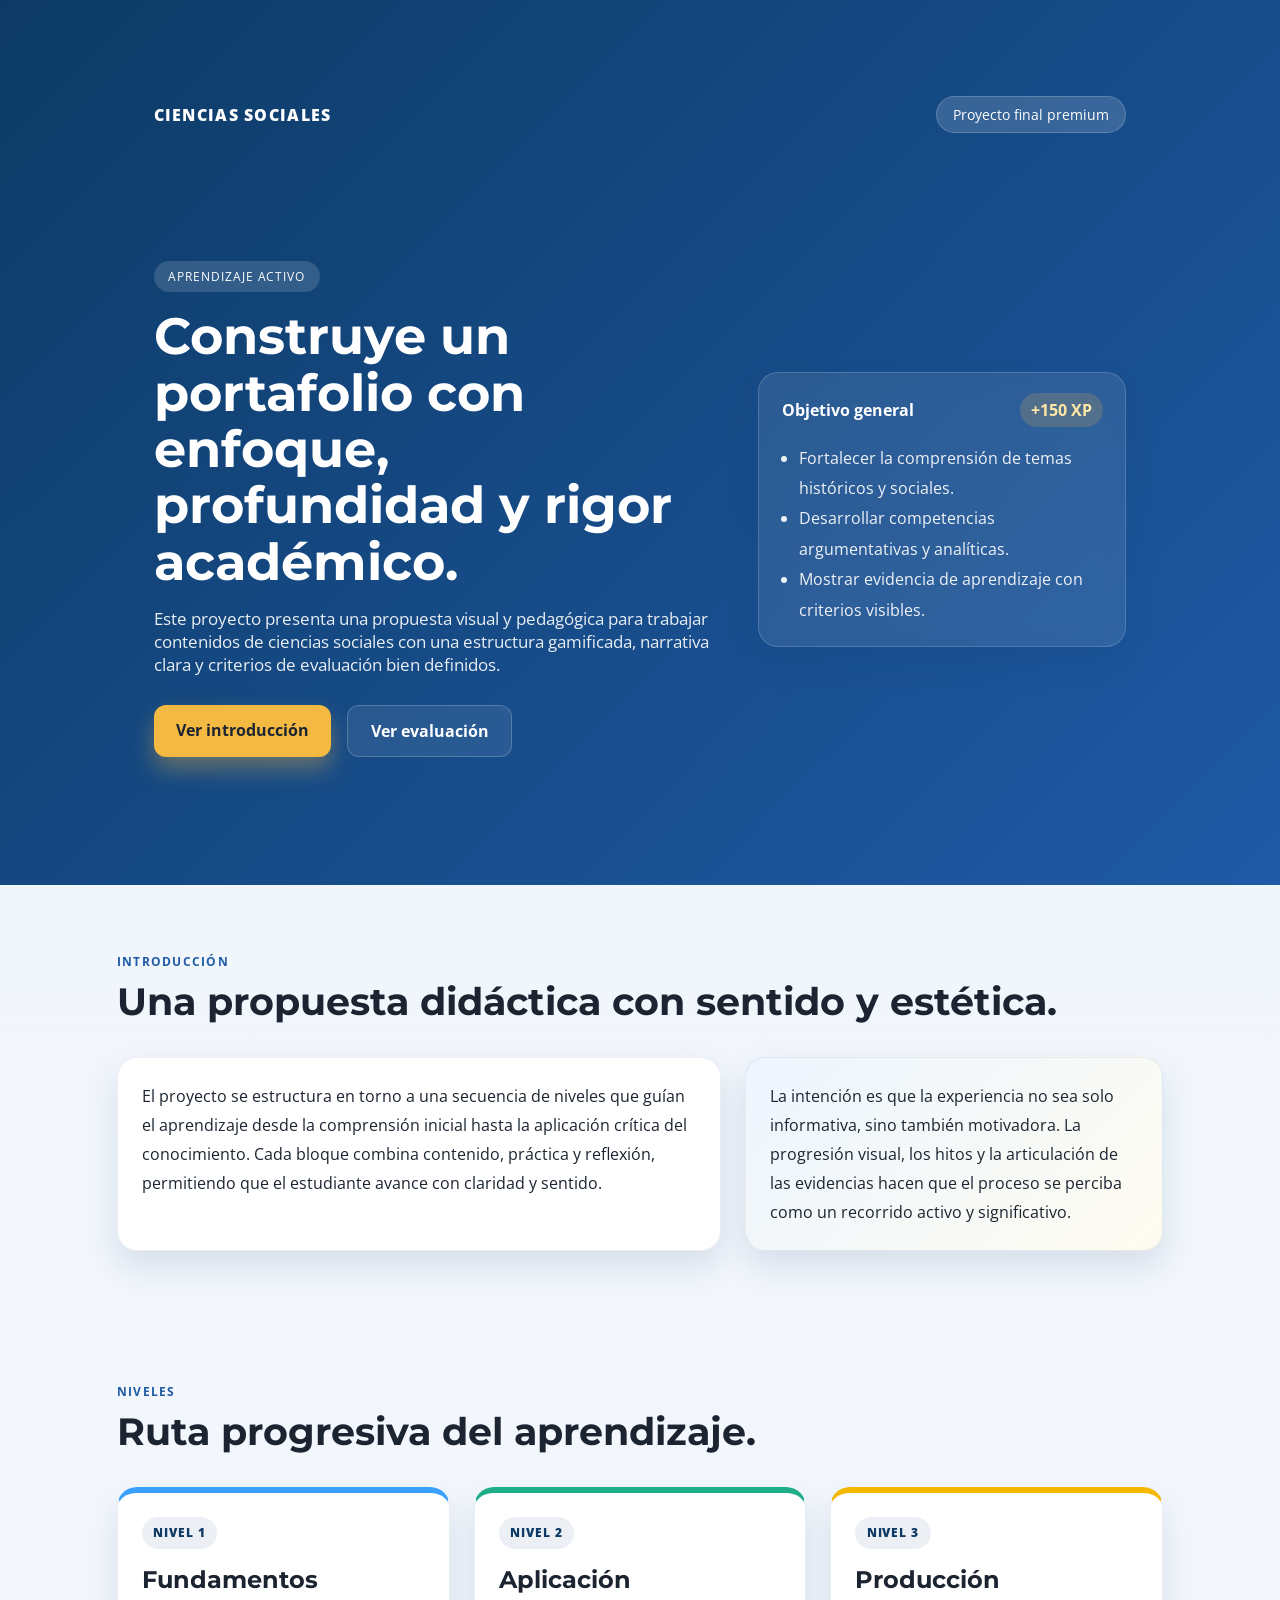
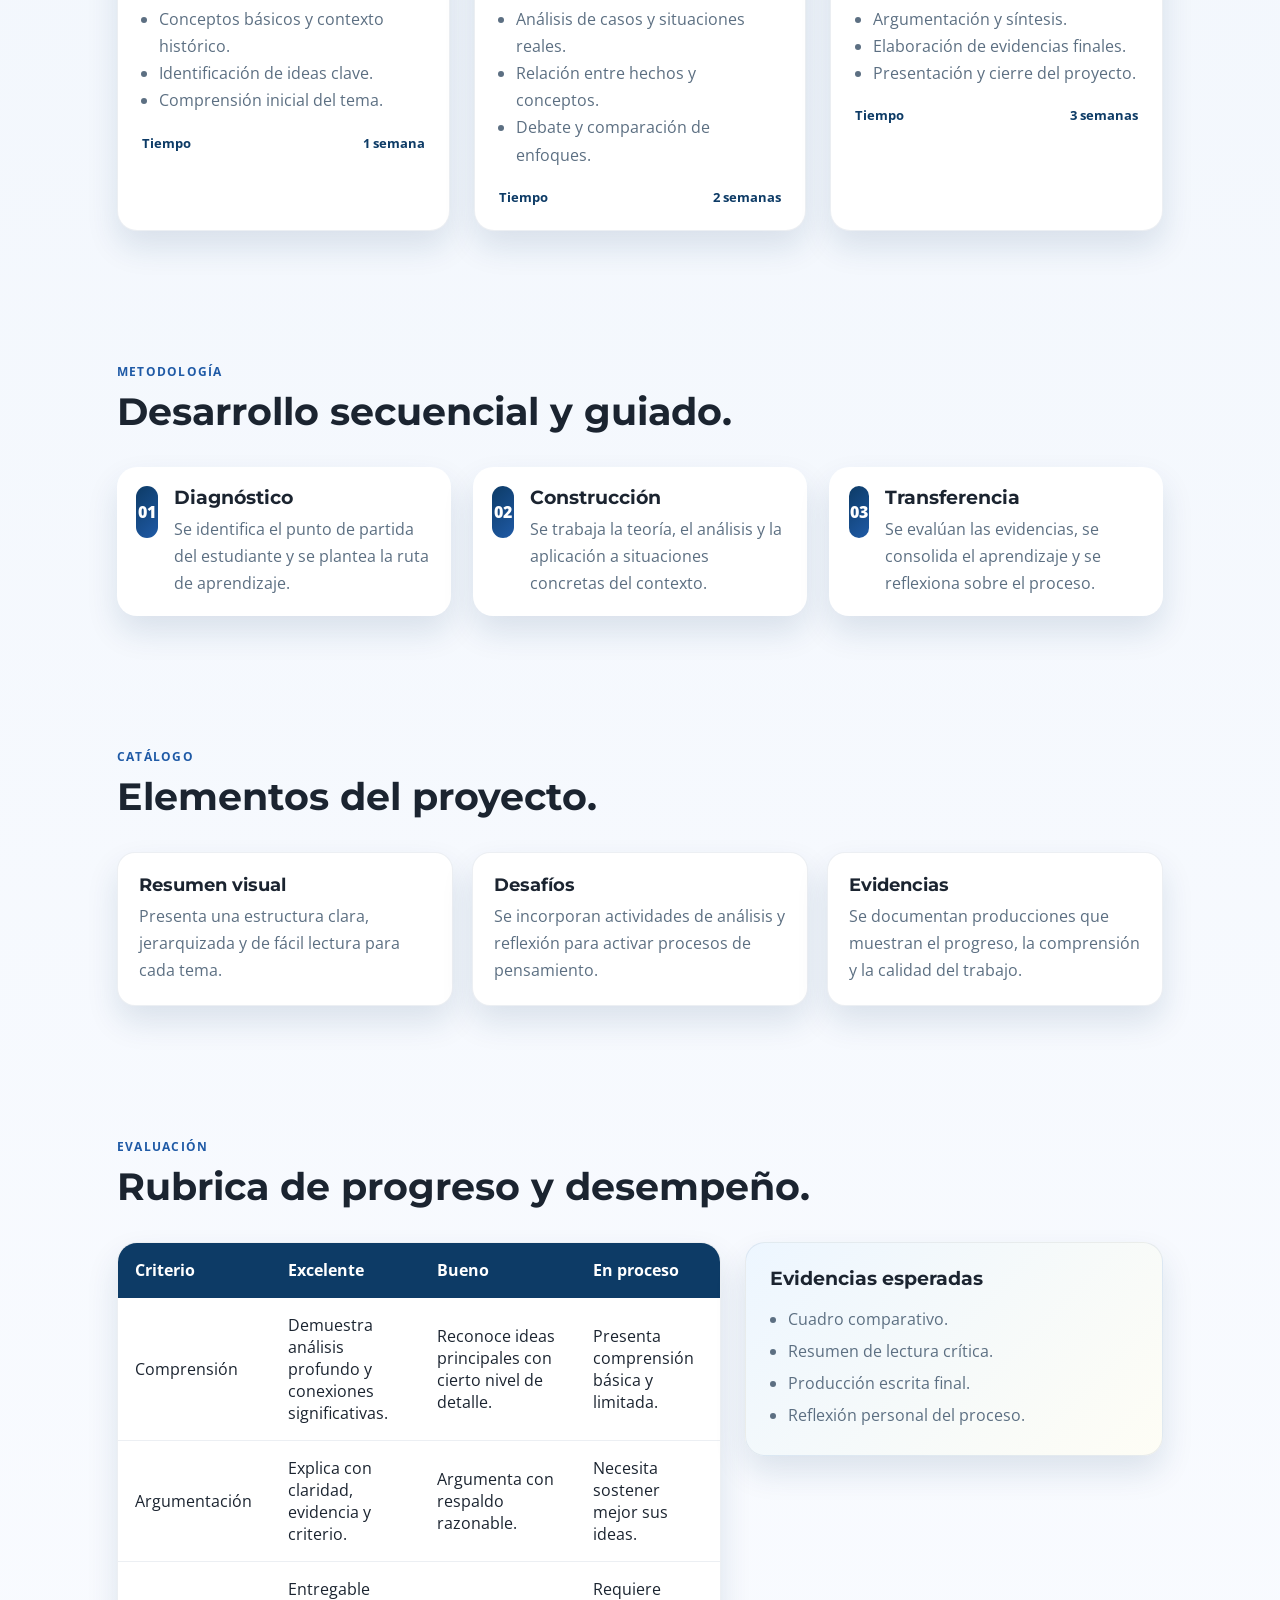
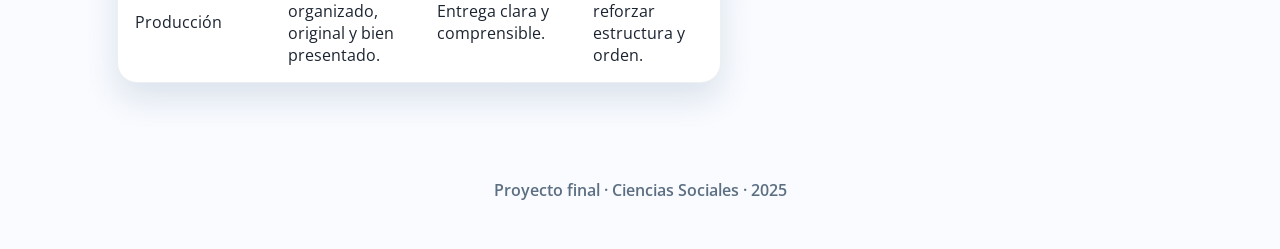
<file: docs/index.html>
<!DOCTYPE html>
<html lang="es">
  <head>
    <meta charset="UTF-8" />
    <meta name="viewport" content="width=device-width, initial-scale=1.0" />
    <title>Final Premium | Ciencias Sociales</title>
    <meta
      name="description"
      content="Portafolio premium para Ciencias Sociales con diseño institucional, niveles, evidencias y rúbrica de evaluación."
    />
    <link rel="preconnect" href="https://fonts.googleapis.com" />
    <link rel="preconnect" href="https://fonts.gstatic.com" crossorigin />
    <link
      href="https://fonts.googleapis.com/css2?family=Montserrat:wght@600;700;800&family=Open+Sans:wght@400;600;700&display=swap"
      rel="stylesheet"
    />
    <link rel="stylesheet" href="styles.css" />
  </head>
  <body>
    <header class="hero">
      <div class="topbar section">
        <div class="brand">Ciencias Sociales</div>
        <div class="badge">Proyecto final premium</div>
      </div>

      <div class="hero-content section">
        <div class="hero-copy">
          <span class="eyebrow">Aprendizaje activo</span>
          <h1>Construye un portafolio con enfoque, profundidad y rigor académico.</h1>
          <p>
            Este proyecto presenta una propuesta visual y pedagógica para trabajar
            contenidos de ciencias sociales con una estructura gamificada, narrativa
            clara y criterios de evaluación bien definidos.
          </p>

          <div class="cta-row">
            <a class="btn primary" href="#intro">Ver introducción</a>
            <a class="btn secondary" href="#evaluacion">Ver evaluación</a>
          </div>
        </div>

        <aside class="mission-card" aria-label="Resumen del proyecto">
          <div class="mission-header">
            <span>Objetivo general</span>
            <span class="xp">+150 XP</span>
          </div>
          <ul>
            <li>Fortalecer la comprensión de temas históricos y sociales.</li>
            <li>Desarrollar competencias argumentativas y analíticas.</li>
            <li>Mostrar evidencia de aprendizaje con criterios visibles.</li>
          </ul>
        </aside>
      </div>
    </header>

    <main>
      <section class="section" id="intro">
        <div class="section-title">
          <span class="mini">Introducción</span>
          <h2>Una propuesta didáctica con sentido y estética.</h2>
        </div>

        <div class="intro-grid">
          <div class="panel">
            <p>
              El proyecto se estructura en torno a una secuencia de niveles que guían
              el aprendizaje desde la comprensión inicial hasta la aplicación crítica
              del conocimiento. Cada bloque combina contenido, práctica y reflexión,
              permitiendo que el estudiante avance con claridad y sentido.
            </p>
          </div>

          <div class="panel highlight">
            <p>
              La intención es que la experiencia no sea solo informativa, sino también
              motivadora. La progresión visual, los hitos y la articulación de las
              evidencias hacen que el proceso se perciba como un recorrido activo y
              significativo.
            </p>
          </div>
        </div>
      </section>

      <section class="section" id="niveles">
        <div class="section-title">
          <span class="mini">Niveles</span>
          <h2>Ruta progresiva del aprendizaje.</h2>
        </div>

        <div class="levels">
          <article class="level level-1">
            <span class="level-badge">Nivel 1</span>
            <h3>Fundamentos</h3>
            <ul>
              <li>Conceptos básicos y contexto histórico.</li>
              <li>Identificación de ideas clave.</li>
              <li>Comprensión inicial del tema.</li>
            </ul>
            <div class="meta-row">
              <span>Tiempo</span>
              <span>1 semana</span>
            </div>
          </article>

          <article class="level level-2">
            <span class="level-badge">Nivel 2</span>
            <h3>Aplicación</h3>
            <ul>
              <li>Análisis de casos y situaciones reales.</li>
              <li>Relación entre hechos y conceptos.</li>
              <li>Debate y comparación de enfoques.</li>
            </ul>
            <div class="meta-row">
              <span>Tiempo</span>
              <span>2 semanas</span>
            </div>
          </article>

          <article class="level level-3">
            <span class="level-badge">Nivel 3</span>
            <h3>Producción</h3>
            <ul>
              <li>Argumentación y síntesis.</li>
              <li>Elaboración de evidencias finales.</li>
              <li>Presentación y cierre del proyecto.</li>
            </ul>
            <div class="meta-row">
              <span>Tiempo</span>
              <span>3 semanas</span>
            </div>
          </article>
        </div>
      </section>

      <section class="section" id="metodologia">
        <div class="section-title">
          <span class="mini">Metodología</span>
          <h2>Desarrollo secuencial y guiado.</h2>
        </div>

        <div class="timeline">
          <article class="phase">
            <div class="phase-number">01</div>
            <div class="phase-content">
              <h3>Diagnóstico</h3>
              <p>Se identifica el punto de partida del estudiante y se plantea la ruta de aprendizaje.</p>
            </div>
          </article>

          <article class="phase">
            <div class="phase-number">02</div>
            <div class="phase-content">
              <h3>Construcción</h3>
              <p>Se trabaja la teoría, el análisis y la aplicación a situaciones concretas del contexto.</p>
            </div>
          </article>

          <article class="phase">
            <div class="phase-number">03</div>
            <div class="phase-content">
              <h3>Transferencia</h3>
              <p>Se evalúan las evidencias, se consolida el aprendizaje y se reflexiona sobre el proceso.</p>
            </div>
          </article>
        </div>
      </section>

      <section class="section" id="catalogo">
        <div class="section-title">
          <span class="mini">Catálogo</span>
          <h2>Elementos del proyecto.</h2>
        </div>

        <div class="catalog">
          <article class="item">
            <h4>Resumen visual</h4>
            <p>Presenta una estructura clara, jerarquizada y de fácil lectura para cada tema.</p>
          </article>

          <article class="item">
            <h4>Desafíos</h4>
            <p>Se incorporan actividades de análisis y reflexión para activar procesos de pensamiento.</p>
          </article>

          <article class="item">
            <h4>Evidencias</h4>
            <p>Se documentan producciones que muestran el progreso, la comprensión y la calidad del trabajo.</p>
          </article>
        </div>
      </section>

      <section class="section" id="evaluacion">
        <div class="section-title">
          <span class="mini">Evaluación</span>
          <h2>Rubrica de progreso y desempeño.</h2>
        </div>

        <div class="evaluation-grid">
          <div class="table-wrap">
            <table>
              <thead>
                <tr>
                  <th>Criterio</th>
                  <th>Excelente</th>
                  <th>Bueno</th>
                  <th>En proceso</th>
                </tr>
              </thead>
              <tbody>
                <tr>
                  <td>Comprensión</td>
                  <td>Demuestra análisis profundo y conexiones significativas.</td>
                  <td>Reconoce ideas principales con cierto nivel de detalle.</td>
                  <td>Presenta comprensión básica y limitada.</td>
                </tr>
                <tr>
                  <td>Argumentación</td>
                  <td>Explica con claridad, evidencia y criterio.</td>
                  <td>Argumenta con respaldo razonable.</td>
                  <td>Necesita sostener mejor sus ideas.</td>
                </tr>
                <tr>
                  <td>Producción</td>
                  <td>Entregable organizado, original y bien presentado.</td>
                  <td>Entrega clara y comprensible.</td>
                  <td>Requiere reforzar estructura y orden.</td>
                </tr>
              </tbody>
            </table>
          </div>

          <aside class="evidencias">
            <h3>Evidencias esperadas</h3>
            <ul>
              <li>Cuadro comparativo.</li>
              <li>Resumen de lectura crítica.</li>
              <li>Producción escrita final.</li>
              <li>Reflexión personal del proceso.</li>
            </ul>
          </aside>
        </div>
      </section>
    </main>

    <footer class="footer">
      Proyecto final · Ciencias Sociales · 2025
    </footer>
  </body>
</html>
</file>
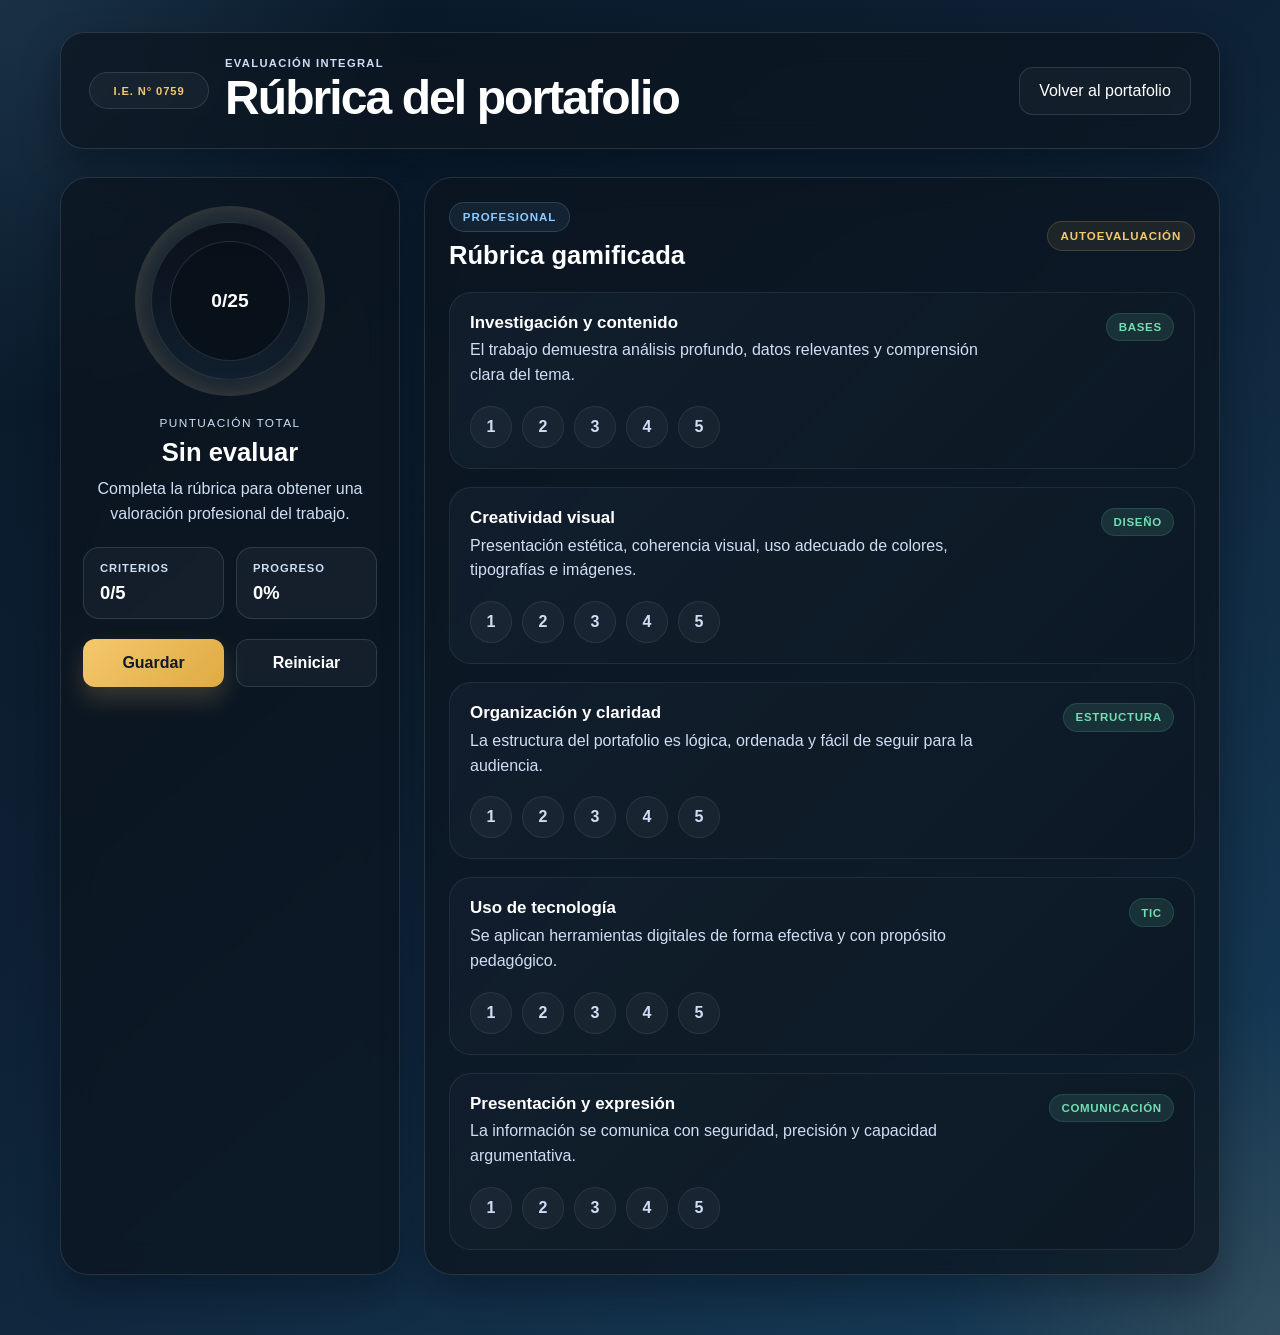
<file: rubrica.html>
<!DOCTYPE html>
<html lang="es">
  <head>
    <meta charset="UTF-8" />
    <meta name="viewport" content="width=device-width, initial-scale=1.0" />
    <title>Rúbrica profesional | Portafolio gamificado</title>
    <meta
      name="description"
      content="Rúbrica profesional y gamificada para evaluar un portafolio escolar con enfoque en Ciencias Sociales."
    />
    <link rel="stylesheet" href="rubrica.css" />
    <script src="rubrica.js" defer></script>
  </head>
  <body>
    <div class="page-shell">
      <header class="topbar">
        <div class="brand">
          <span class="brand-mark">I.E. N° 0759</span>
          <div>
            <p class="eyebrow">Evaluación integral</p>
            <h1>Rúbrica del portafolio</h1>
          </div>
        </div>

        <a class="ghost-button" href="index.html">Volver al portafolio</a>
      </header>

      <main class="dashboard">
        <aside class="summary-panel">
          <div class="score-ring" id="scoreRing" style="--progress: 0%;">
            <div class="score-ring-inner">
              <span id="scoreValue">0/100</span>
            </div>
          </div>

          <div class="summary-copy">
            <p class="label">Puntuación total</p>
            <h2 id="levelName">Nivel: sin evaluar</h2>
            <p id="levelDescription">Completa la rúbrica para conocer tu nivel actual.</p>
          </div>

          <div class="stats-grid">
            <div class="stat-box">
              <span class="stat-label">Criterios</span>
              <strong id="criteriaCount">0/5</strong>
            </div>
            <div class="stat-box">
              <span class="stat-label">Progreso</span>
              <strong id="progressValue">0%</strong>
            </div>
          </div>

          <div class="actions">
            <button class="primary-btn" id="saveBtn" type="button">Guardar</button>
            <button class="secondary-btn" id="resetBtn" type="button">Reiniciar</button>
          </div>

          <p class="save-status" id="saveStatus" aria-live="polite"></p>
        </aside>

        <section class="rubric-panel">
          <div class="panel-header">
            <div>
              <span class="pill">Profesional</span>
              <h2>Rúbrica gamificada</h2>
            </div>
            <span class="chip">Autoevaluación</span>
          </div>

          <div id="criteriaContainer" class="criteria-list" aria-live="polite"></div>
        </section>
      </main>
    </div>
  </body>
</html>
</file>
<file: docs/styles.css>
* {
  box-sizing: border-box;
}

:root {
  --primary: #0d3b66;
  --primary-2: #1f5aa6;
  --accent: #f4b942;
  --accent-2: #ffdb7a;
  --bg: #eef4fb;
  --surface: #ffffff;
  --text: #1b2430;
  --muted: #5c6f82;
  --shadow: 0 16px 32px rgba(13, 59, 102, 0.12);
  --radius: 20px;
}

html {
  scroll-behavior: smooth;
}

body {
  margin: 0;
  font-family: 'Open Sans', sans-serif;
  background: linear-gradient(180deg, #eef4fb 0%, #f9fbff 100%);
  color: var(--text);
}

h1, h2, h3, h4 {
  margin-top: 0;
  font-family: 'Montserrat', sans-serif;
}

.hero {
  background: linear-gradient(135deg, var(--primary), var(--primary-2));
  color: white;
  padding: 2rem 6vw 4rem;
}

.topbar {
  display: flex;
  justify-content: space-between;
  align-items: center;
  margin-bottom: 2.5rem;
}

.brand {
  font-weight: 800;
  letter-spacing: 0.08em;
  text-transform: uppercase;
}

.badge {
  background: rgba(255,255,255,0.15);
  border: 1px solid rgba(255,255,255,0.18);
  border-radius: 999px;
  padding: 0.5rem 1rem;
  font-size: 0.85rem;
}

.hero-content {
  display: grid;
  grid-template-columns: 1.4fr 0.9fr;
  gap: 2rem;
  align-items: center;
}

.eyebrow {
  display: inline-block;
  background: rgba(255,255,255,0.14);
  border-radius: 999px;
  padding: 0.45rem 0.9rem;
  font-size: 0.75rem;
  letter-spacing: 0.08em;
  text-transform: uppercase;
  margin-bottom: 1rem;
}

.hero-copy h1 {
  font-size: clamp(2.2rem, 4vw, 4rem);
  line-height: 1.1;
  margin-bottom: 1rem;
}

.hero-copy p {
  max-width: 650px;
  color: rgba(255,255,255,0.9);
  font-size: 1.05rem;
}

.cta-row {
  display: flex;
  gap: 1rem;
  margin-top: 1.8rem;
  flex-wrap: wrap;
}

.btn {
  display: inline-block;
  padding: 0.9rem 1.4rem;
  border-radius: 12px;
  text-decoration: none;
  font-weight: 700;
  transition: 0.2s ease;
}

.btn.primary {
  background: var(--accent);
  color: var(--text);
  box-shadow: 0 12px 22px rgba(244, 185, 66, 0.35);
}

.btn.secondary {
  background: rgba(255,255,255,0.08);
  color: white;
  border: 1px solid rgba(255,255,255,0.2);
}

.mission-card {
  background: rgba(255,255,255,0.09);
  border: 1px solid rgba(255,255,255,0.16);
  border-radius: var(--radius);
  padding: 1.3rem 1.4rem;
  backdrop-filter: blur(10px);
  box-shadow: var(--shadow);
}

.mission-header {
  display: flex;
  justify-content: space-between;
  gap: 1rem;
  align-items: center;
  margin-bottom: 1rem;
  font-weight: 700;
}

.xp {
  padding: 0.35rem 0.7rem;
  border-radius: 999px;
  background: rgba(244, 185, 66, 0.18);
  color: #ffe7a6;
}

.mission-card ul {
  margin: 0;
  padding-left: 1.1rem;
  line-height: 1.9;
  color: rgba(255,255,255,0.92);
}

.section {
  max-width: 1200px;
  margin: 0 auto;
  padding: 4rem 6vw;
}

.section-title {
  margin-bottom: 2rem;
}

.mini {
  display: inline-block;
  font-size: 0.78rem;
  letter-spacing: 0.1em;
  color: var(--primary-2);
  text-transform: uppercase;
  font-weight: 700;
  margin-bottom: 0.5rem;
}

.section-title h2 {
  font-size: clamp(1.8rem, 3vw, 2.8rem);
  margin-bottom: 0;
}

.intro-grid {
  display: grid;
  grid-template-columns: 1.3fr 0.9fr;
  gap: 1.5rem;
}

.panel {
  background: var(--surface);
  box-shadow: var(--shadow);
  border-radius: var(--radius);
  padding: 1.5rem;
  border: 1px solid rgba(13,59,102,0.08);
}

.panel p {
  margin: 0;
  color: var(--text);
  line-height: 1.8;
}

.panel.highlight {
  background: linear-gradient(135deg, #edf5ff, #fefcf1);
}

.levels {
  display: grid;
  grid-template-columns: repeat(3, minmax(0, 1fr));
  gap: 1.5rem;
}

.level {
  background: var(--surface);
  border-radius: var(--radius);
  padding: 1.5rem;
  box-shadow: var(--shadow);
  border: 1px solid rgba(13,59,102,0.08);
}

.level h3 {
  font-size: 1.5rem;
  margin-bottom: 0.75rem;
}

.level p,
.level li {
  color: var(--muted);
  line-height: 1.7;
}

.level ul {
  margin: 0 0 1.2rem;
  padding-left: 1.1rem;
}

.level-badge {
  display: inline-block;
  font-size: 0.75rem;
  font-weight: 800;
  letter-spacing: 0.08em;
  text-transform: uppercase;
  background: rgba(13,59,102,0.08);
  color: var(--primary);
  border-radius: 999px;
  padding: 0.45rem 0.7rem;
  margin-bottom: 1rem;
}

.level-1 { border-top: 6px solid #3aa0ff; }
.level-2 { border-top: 6px solid #1fae8a; }
.level-3 { border-top: 6px solid #f5b800; }

.meta-row {
  display: flex;
  justify-content: space-between;
  gap: 0.5rem;
  font-size: 0.8rem;
  font-weight: 700;
  color: var(--primary);
}

.timeline {
  display: grid;
  grid-template-columns: repeat(3, minmax(0, 1fr));
  gap: 1.4rem;
}

.phase {
  display: flex;
  gap: 1rem;
  align-items: flex-start;
  background: var(--surface);
  border-radius: var(--radius);
  box-shadow: var(--shadow);
  padding: 1.2rem;
}

.phase-number {
  width: 52px;
  height: 52px;
  border-radius: 14px;
  display: grid;
  place-items: center;
  background: linear-gradient(135deg, var(--primary), var(--primary-2));
  color: white;
  font-weight: 800;
}

.phase-content h3 {
  margin-bottom: 0.4rem;
}

.phase-content p {
  margin: 0;
  color: var(--muted);
  line-height: 1.7;
}

.catalog {
  display: grid;
  grid-template-columns: repeat(3, minmax(0, 1fr));
  gap: 1.2rem;
}

.item {
  background: var(--surface);
  border-radius: 18px;
  box-shadow: var(--shadow);
  border: 1px solid rgba(13,59,102,0.08);
  padding: 1.3rem;
}

.item h4 {
  margin-bottom: 0.5rem;
  font-size: 1.1rem;
}

.item p {
  margin: 0;
  color: var(--muted);
  line-height: 1.7;
}

.evaluation-grid {
  display: grid;
  grid-template-columns: 1.3fr 0.9fr;
  gap: 1.5rem;
  align-items: start;
}

.table-wrap {
  background: var(--surface);
  border-radius: var(--radius);
  box-shadow: var(--shadow);
  overflow: hidden;
  border: 1px solid rgba(13,59,102,0.08);
}

table {
  width: 100%;
  border-collapse: collapse;
}

thead {
  background: var(--primary);
  color: white;
}

th, td {
  padding: 1rem 1.1rem;
  text-align: left;
  border-bottom: 1px solid rgba(13,59,102,0.08);
}

tbody tr:last-child td {
  border-bottom: none;
}

.evidencias {
  background: linear-gradient(135deg, #edf6ff, #fefdf5);
  border: 1px solid rgba(13,59,102,0.08);
  box-shadow: var(--shadow);
  border-radius: var(--radius);
  padding: 1.5rem;
}

.evidencias h3 {
  margin-bottom: 0.8rem;
}

.evidencias ul {
  margin: 0;
  padding-left: 1.1rem;
  line-height: 2;
  color: var(--muted);
}

.footer {
  text-align: center;
  padding: 2rem 1rem 3rem;
  color: var(--muted);
  font-weight: 600;
}

@media (max-width: 900px) {
  .hero-content,
  .intro-grid,
  .evaluation-grid,
  .levels,
  .timeline,
  .catalog {
    grid-template-columns: 1fr;
  }

  .topbar {
    flex-direction: column;
    gap: 0.8rem;
    align-items: flex-start;
  }
}
</file>
<file: rubrica.css>
:root {
  --bg-1: #071827;
  --bg-2: #0d1f32;
  --bg-3: #173d5b;
  --panel: rgba(10, 20, 31, 0.72);
  --panel-strong: rgba(16, 29, 43, 0.93);
  --surface: rgba(255, 255, 255, 0.04);
  --surface-strong: rgba(255, 255, 255, 0.1);
  --line: rgba(200, 224, 255, 0.14);
  --text: #edf5ff;
  --muted: #d0def5;
  --primary: #8ecbff;
  --primary-strong: #58b4ff;
  --accent: #f4c86d;
  --accent-strong: #dfab42;
  --success: #70dfb1;
  --success-soft: rgba(112, 223, 177, 0.12);
  --shadow: rgba(1, 8, 17, 0.38);
}

* {
  box-sizing: border-box;
}

html {
  scroll-behavior: smooth;
}

body {
  margin: 0;
  min-height: 100vh;
  font-family: "Segoe UI", Tahoma, Geneva, Verdana, sans-serif;
  color: var(--text);
  background:
    radial-gradient(circle at top left, rgba(142, 203, 255, 0.14), transparent 22%),
    radial-gradient(circle at bottom right, rgba(244, 200, 109, 0.12), transparent 18%),
    linear-gradient(140deg, var(--bg-1) 0%, var(--bg-2) 38%, var(--bg-3) 100%);
}

button,
a {
  font: inherit;
}

.page-shell {
  max-width: 1200px;
  margin: 0 auto;
  padding: 32px 20px 60px;
}

.topbar {
  display: flex;
  justify-content: space-between;
  align-items: center;
  gap: 20px;
  padding: 24px 28px;
  border: 1px solid var(--line);
  border-radius: 24px;
  background: rgba(12, 20, 30, 0.7);
  box-shadow: 0 18px 38px var(--shadow);
  backdrop-filter: blur(16px);
}

.brand {
  display: flex;
  align-items: center;
  gap: 16px;
}

.brand-mark {
  display: inline-flex;
  align-items: center;
  justify-content: center;
  min-width: 120px;
  padding: 0.72rem 1rem;
  border-radius: 999px;
  border: 1px solid rgba(255,255,255,0.12);
  background: rgba(255,255,255,0.04);
  color: var(--accent);
  font-weight: 800;
  letter-spacing: 0.08em;
  text-transform: uppercase;
  font-size: 0.7rem;
}

.eyebrow {
  margin: 0;
  color: var(--muted);
  text-transform: uppercase;
  letter-spacing: 0.12em;
  font-size: 0.7rem;
  font-weight: 700;
}

h1 {
  margin: 0.2rem 0 0;
  font-size: clamp(1.9rem, 4vw, 3rem);
  line-height: 1.08;
  letter-spacing: -0.04em;
  color: white;
}

.ghost-button {
  display: inline-flex;
  align-items: center;
  justify-content: center;
  min-height: 48px;
  padding: 0.85rem 1.2rem;
  border-radius: 14px;
  border: 1px solid var(--line);
  color: white;
  text-decoration: none;
  background: rgba(255,255,255,0.03);
  transition: transform 0.2s ease, box-shadow 0.2s ease;
}

.ghost-button:hover {
  transform: translateY(-2px);
  box-shadow: 0 12px 24px rgba(0,0,0,0.18);
}

.dashboard {
  display: grid;
  grid-template-columns: 340px minmax(0, 1fr);
  gap: 24px;
  margin-top: 28px;
}

.summary-panel,
.rubric-panel {
  background: rgba(12, 20, 30, 0.72);
  border: 1px solid var(--line);
  border-radius: 28px;
  box-shadow: 0 18px 40px var(--shadow);
  backdrop-filter: blur(16px);
}

.summary-panel {
  padding: 28px 22px;
  display: flex;
  flex-direction: column;
  gap: 20px;
}

.score-ring {
  --progress: 0%;
  position: relative;
  width: 190px;
  height: 190px;
  margin: 0 auto;
  border-radius: 50%;
  display: grid;
  place-items: center;
  background: conic-gradient(var(--accent) var(--progress), rgba(255,255,255,0.08) 0);
  box-shadow: inset 0 0 18px rgba(244, 200, 109, 0.16);
}

.score-ring::before {
  content: "";
  position: absolute;
  inset: 16px;
  border-radius: 50%;
  background: linear-gradient(180deg, rgba(11, 17, 26, 0.98), rgba(17, 31, 46, 0.97));
  border: 1px solid rgba(255,255,255,0.1);
}

.score-ring-inner {
  position: relative;
  z-index: 1;
  display: grid;
  place-items: center;
  width: 120px;
  height: 120px;
  border-radius: 50%;
  background: rgba(8, 16, 25, 0.9);
  border: 1px solid rgba(255,255,255,0.12);
  font-weight: 800;
  font-size: 1.2rem;
  color: white;
}

.summary-copy {
  text-align: center;
}

.label {
  margin: 0 0 0.5rem;
  font-size: 0.74rem;
  letter-spacing: 0.12em;
  text-transform: uppercase;
  color: var(--muted);
}

.summary-copy h2 {
  margin: 0 0 0.55rem;
  font-size: clamp(1.3rem, 2vw, 1.9rem);
  color: white;
}

.summary-copy p:last-child {
  margin: 0;
  color: var(--muted);
  line-height: 1.6;
}

.stats-grid {
  display: grid;
  grid-template-columns: repeat(2, minmax(110px, 1fr));
  gap: 12px;
}

.stat-box {
  display: flex;
  flex-direction: column;
  gap: 8px;
  padding: 14px 16px;
  border-radius: 16px;
  background: rgba(255,255,255,0.04);
  border: 1px solid var(--line);
}

.stat-label {
  color: var(--muted);
  text-transform: uppercase;
  letter-spacing: 0.08em;
  font-size: 0.7rem;
  font-weight: 700;
}

.stat-box strong {
  font-size: 1.15rem;
  color: white;
}

.actions {
  display: flex;
  gap: 12px;
  flex-wrap: wrap;
}

.primary-btn,
.secondary-btn,
.rating-btn {
  border: none;
  cursor: pointer;
  transition: transform 0.2s ease, box-shadow 0.2s ease, filter 0.2s ease;
}

.primary-btn,
.secondary-btn {
  flex: 1 1 120px;
  min-height: 48px;
  padding: 0.85rem 1rem;
  border-radius: 12px;
  font-weight: 800;
}

.primary-btn {
  background: linear-gradient(135deg, var(--accent) 0%, var(--accent-strong) 100%);
  color: #101a2a;
  box-shadow: 0 12px 24px rgba(244, 200, 109, 0.2);
}

.secondary-btn {
  background: rgba(255,255,255,0.04);
  color: white;
  border: 1px solid var(--line);
}

.primary-btn:hover,
.secondary-btn:hover,
.rating-btn:hover {
  transform: translateY(-2px);
  filter: brightness(1.04);
}

.save-status {
  min-height: 20px;
  margin: 0;
  color: var(--success);
  font-weight: 700;
}

.rubric-panel {
  padding: 24px;
}

.panel-header {
  display: flex;
  align-items: center;
  justify-content: space-between;
  gap: 12px;
  margin-bottom: 22px;
}

.pill,
.chip {
  display: inline-flex;
  align-items: center;
  justify-content: center;
  padding: 0.5rem 0.8rem;
  border-radius: 999px;
  font-size: 0.72rem;
  font-weight: 800;
  letter-spacing: 0.08em;
  text-transform: uppercase;
}

.pill {
  background: rgba(142, 203, 255, 0.08);
  color: var(--primary);
  border: 1px solid rgba(142, 203, 255, 0.18);
}

.chip {
  background: rgba(244, 200, 109, 0.08);
  color: var(--accent);
  border: 1px solid rgba(244, 200, 109, 0.18);
}

.panel-header h2 {
  margin: 0.55rem 0 0;
  font-size: clamp(1.6rem, 2vw, 2.2rem);
  color: white;
}

.criteria-list {
  display: grid;
  gap: 18px;
}

.criteria-card {
  padding: 20px;
  border-radius: 22px;
  background: linear-gradient(135deg, rgba(18, 31, 45, 0.94), rgba(13, 25, 37, 0.88));
  border: 1px solid rgba(255,255,255,0.08);
}

.card-top {
  display: flex;
  justify-content: space-between;
  align-items: flex-start;
  gap: 16px;
}

.card-top h3 {
  margin: 0 0 0.35rem;
  font-size: 1.06rem;
  color: white;
}

.card-top p {
  margin: 0;
  color: var(--muted);
  line-height: 1.55;
  max-width: 60ch;
}

.card-badge {
  flex-shrink: 0;
  display: inline-flex;
  align-items: center;
  justify-content: center;
  padding: 0.45rem 0.7rem;
  border-radius: 999px;
  background: var(--success-soft);
  color: var(--success);
  border: 1px solid rgba(112, 223, 177, 0.14);
  font-size: 0.72rem;
  font-weight: 800;
  letter-spacing: 0.06em;
  text-transform: uppercase;
}

.rating-group {
  display: flex;
  flex-wrap: wrap;
  gap: 10px;
  margin-top: 18px;
}

.rating-btn {
  width: 42px;
  height: 42px;
  border-radius: 50%;
  background: rgba(255,255,255,0.04);
  color: var(--muted);
  border: 1px solid rgba(255,255,255,0.08);
  font-weight: 800;
}

.rating-btn.active {
  background: linear-gradient(135deg, var(--accent) 0%, #f9d98b 100%);
  color: #1b2432;
  border-color: rgba(244, 200, 109, 0.25);
  box-shadow: 0 10px 24px rgba(244, 200, 109, 0.2);
}

@media (max-width: 900px) {
  .dashboard {
    grid-template-columns: 1fr;
  }
}

@media (max-width: 620px) {
  .page-shell {
    padding-left: 14px;
    padding-right: 14px;
  }

  .topbar,
  .panel-header,
  .card-top {
    flex-direction: column;
    align-items: flex-start;
  }

  .brand {
    align-items: flex-start;
  }

  .ghost-button {
    width: 100%;
  }

  .actions {
    flex-direction: column;
  }

  .primary-btn,
  .secondary-btn {
    width: 100%;
  }
}
</file>
